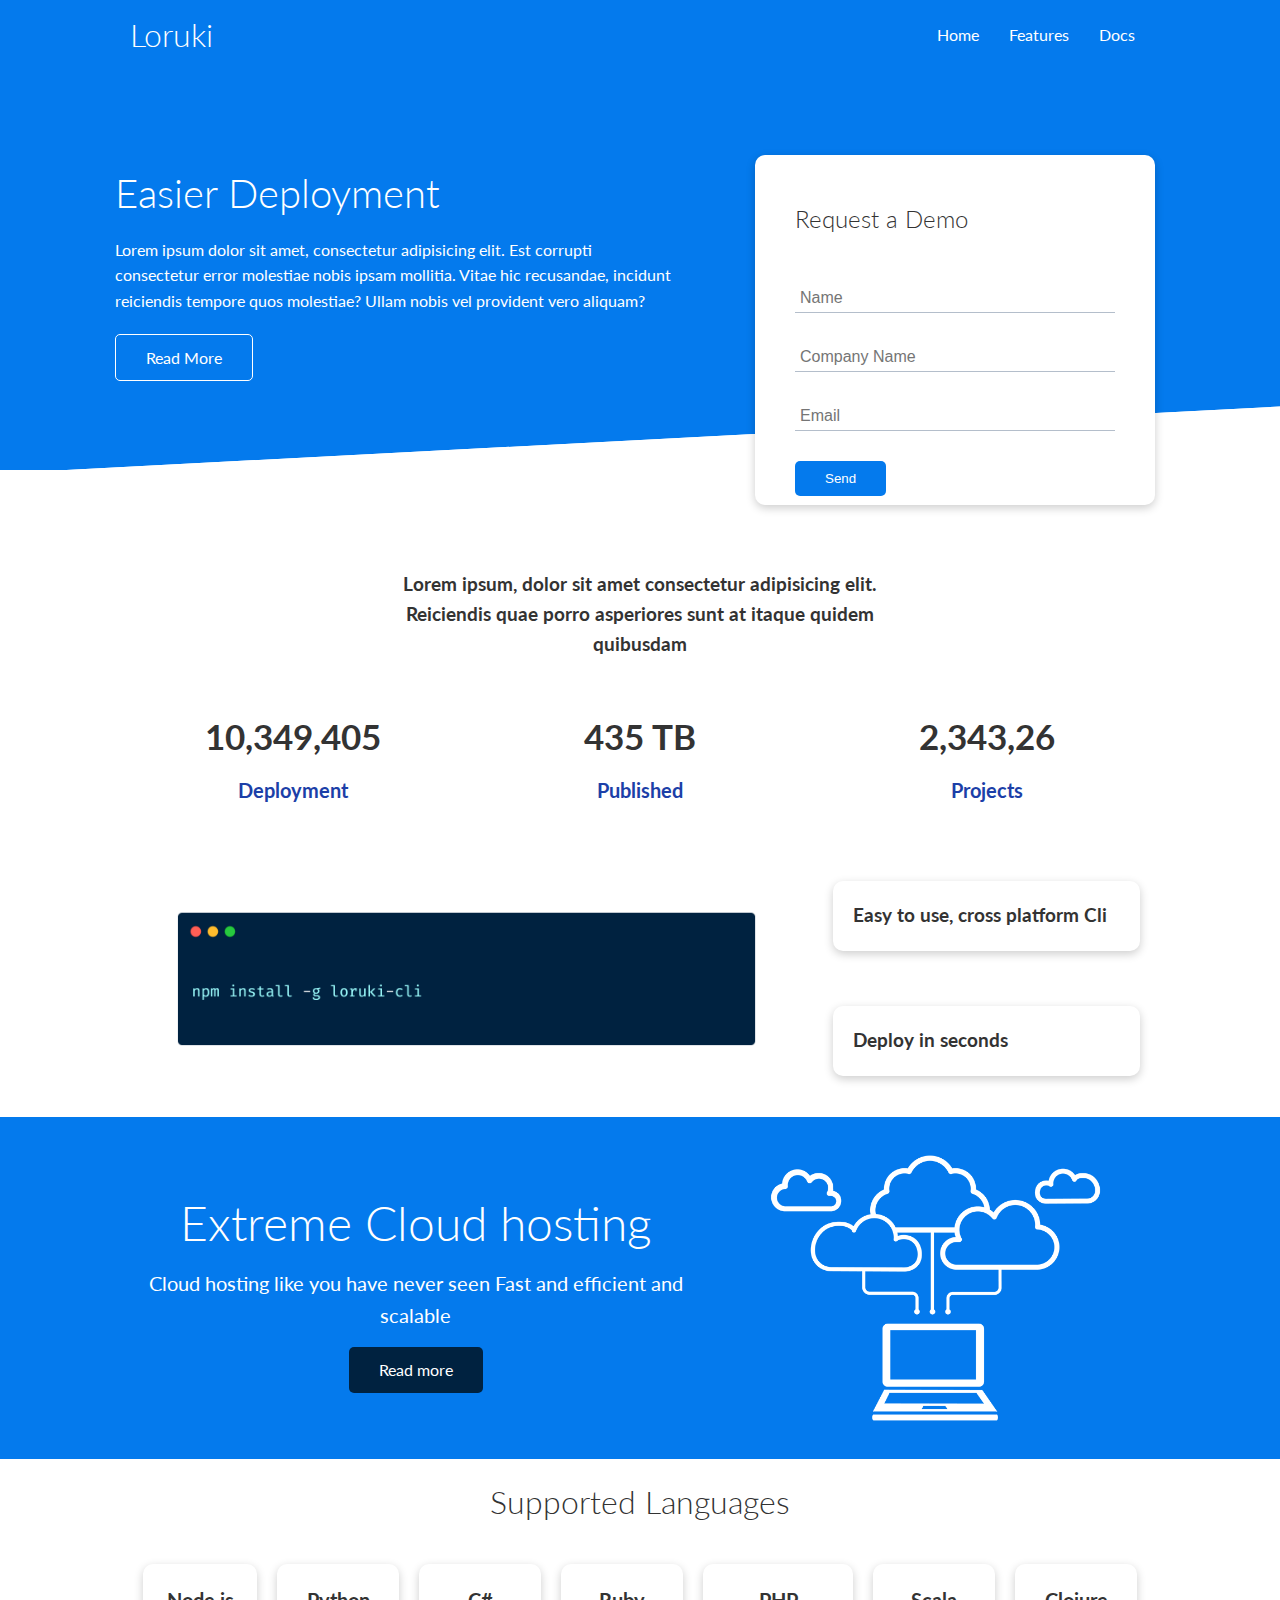
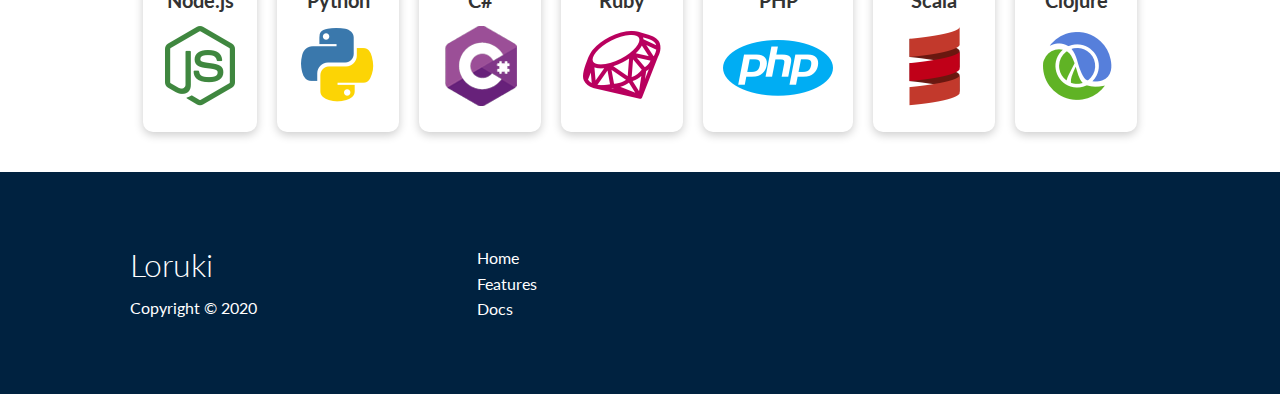
<file: index.html>
<!DOCTYPE html>
<html lang="en">
  <head>
    <meta charset="UTF-8" />
    <meta http-equiv="X-UA-Compatible" content="IE=edge" />
    <meta name="viewport" content="width=device-width, initial-scale=1.0" />
    <title>Loruki | Cloud hosting for everyone</title>
    <link
      rel="stylesheet"
      href="https://cdnjs.cloudflare.com/ajax/libs/font-awesome/6.1.2/css/all.min.css"
      integrity="sha512-1sCRPdkRXhBV2PBLUdRb4tMg1w2YPf37qatUFeS7zlBy7jJI8Lf4VHwWfZZfpXtYSLy85pkm9GaYVYMfw5BC1A=="
      crossorigin="anonymous"
      referrerpolicy="no-referrer"
    />
    <link rel="stylesheet" href="css/utilities.css" />
    <link rel="stylesheet" href="css/style.css" />
  </head>
  <body>
    <!-- Nav -->
    <div class="navbar">
      <div class="container flex">
        <h1 class="logo">Loruki</h1>
        <nav>
          <ul>
            <li><a href="index.html">Home</a></li>
            <li><a href="features.html">Features</a></li>
            <li><a href="docs.html">Docs</a></li>
          </ul>
        </nav>
      </div>
    </div>

    <!-- showcase -->
    <section class="showcase">
      <div class="container grid">
        <div class="showcase-text">
          <h1>Easier Deployment</h1>
          <p>
            Lorem ipsum dolor sit amet, consectetur adipisicing elit. Est
            corrupti consectetur error molestiae nobis ipsam mollitia. Vitae hic
            recusandae, incidunt reiciendis tempore quos molestiae? Ullam nobis
            vel provident vero aliquam?
          </p>
          <a href="features.html" class="btn btn-outline">Read More</a>
        </div>
        <div class="showcase-form card">
          <h2>Request a Demo</h2>
          <form
            name="contact"
            method="POST"
            netlify-honeypot="bot-field"
            data-netlify="true"
          >
            <input type="hidden" name="form-name" value="contact" />
            <p class="hidden">
              <label>
                Don’t fill this out if you’re human: <input name="bot-field" />
              </label>
            </p>
            <div class="form-control">
              <input type="text" name="name" placeholder="Name" required />
            </div>
            <div class="form-control">
              <input
                type="text"
                name="company"
                placeholder="Company Name"
                required
              />
            </div>
            <div class="form-control">
              <input type="email" name="email" placeholder="Email" required />
            </div>
            <input type="submit" value="Send" class="btn btn-primary" />
          </form>
        </div>
      </div>
    </section>

    <!-- Stats -->
    <section class="stats">
      <div class="container">
        <h3 class="stats-heading text-center my-1">
          Lorem ipsum, dolor sit amet consectetur adipisicing elit. Reiciendis
          quae porro asperiores sunt at itaque quidem quibusdam
        </h3>
        <div class="grid grid-3 text-center my-4">
          <div>
            <i class="fas fa-server fa-3x"></i>
            <h3>10,349,405</h3>
            <p class="text-secondary">Deployment</p>
          </div>
          <div>
            <i class="fas fa-upload fa-3x"></i>
            <h3>435 TB</h3>
            <p class="text-secondary">Published</p>
          </div>
          <div>
            <i class="fas fa-project-diagram fa-3x"></i>
            <h3>2,343,26</h3>
            <p class="text-secondary">Projects</p>
          </div>
        </div>
      </div>
    </section>

    <!-- Cli -->
    <div class="cli">
      <div class="container grid">
        <img src="images/cli.png" alt="" />
        <div class="card">
          <h3>Easy to use, cross platform Cli</h3>
        </div>
        <div class="card">
          <h3>Deploy in seconds</h3>
        </div>
      </div>
    </div>
    <!-- Cloud -->
    <section class="cloud bg-primary my-2 py-2">
      <div class="container grid">
        <div class="text-center">
          <h2 class="lg">Extreme Cloud hosting</h2>
          <p class="lead my-1">
            Cloud hosting like you have never seen Fast and efficient and
            scalable
          </p>
          <a href="features.html" class="btn btn-dark">Read more</a>
        </div>
        <img src="images/cloud.png" alt="" />
      </div>
    </section>

    <!-- Languagegs -->
    <section class="languages">
      <h2 class="md text-center my-2">Supported Languages</h2>

      <div class="container flex">
        <div class="card">
          <h4>Node.js</h4>
          <img src="images/logos/node.png" alt="" />
        </div>
        <div class="card">
          <h4>Python</h4>
          <img src="images/logos/python.png" alt="" />
        </div>
        <div class="card">
          <h4>C#</h4>
          <img src="images/logos/csharp.png" alt="" />
        </div>
        <div class="card">
          <h4>Ruby</h4>
          <img src="images/logos/ruby.png" alt="" />
        </div>
        <div class="card">
          <h4>PHP</h4>
          <img src="images/logos/php.png" alt="" />
        </div>
        <div class="card">
          <h4>Scala</h4>
          <img src="images/logos/scala.png" alt="" />
        </div>
        <div class="card">
          <h4>Clojure</h4>
          <img src="images/logos/clojure.png" alt="" />
        </div>
      </div>
    </section>

    <!-- Footer -->
    <footer class="footer bg-dark py-5">
      <div class="container grid grid-3">
        <div>
          <h1>Loruki</h1>
          <p>Copyright &copy; 2020</p>
        </div>
        <nav>
          <ul>
            <li><a href="index.html">Home</a></li>
            <li><a href="features.html">Features</a></li>
            <li><a href="docs.html">Docs</a></li>
          </ul>
        </nav>
        <div class="social">
          <a href="#"><i class="fab fa-github fa-2x"></i></a>
          <a href="#"><i class="fab fa-facebook fa-2x"></i></a>
          <a href="#"><i class="fab fa-instagram fa-2x"></i></a>
          <a href="#"><i class="fab fa-twitter fa-2x"></i></a>
        </div>
      </div>
    </footer>
  </body>
</html>
</file>
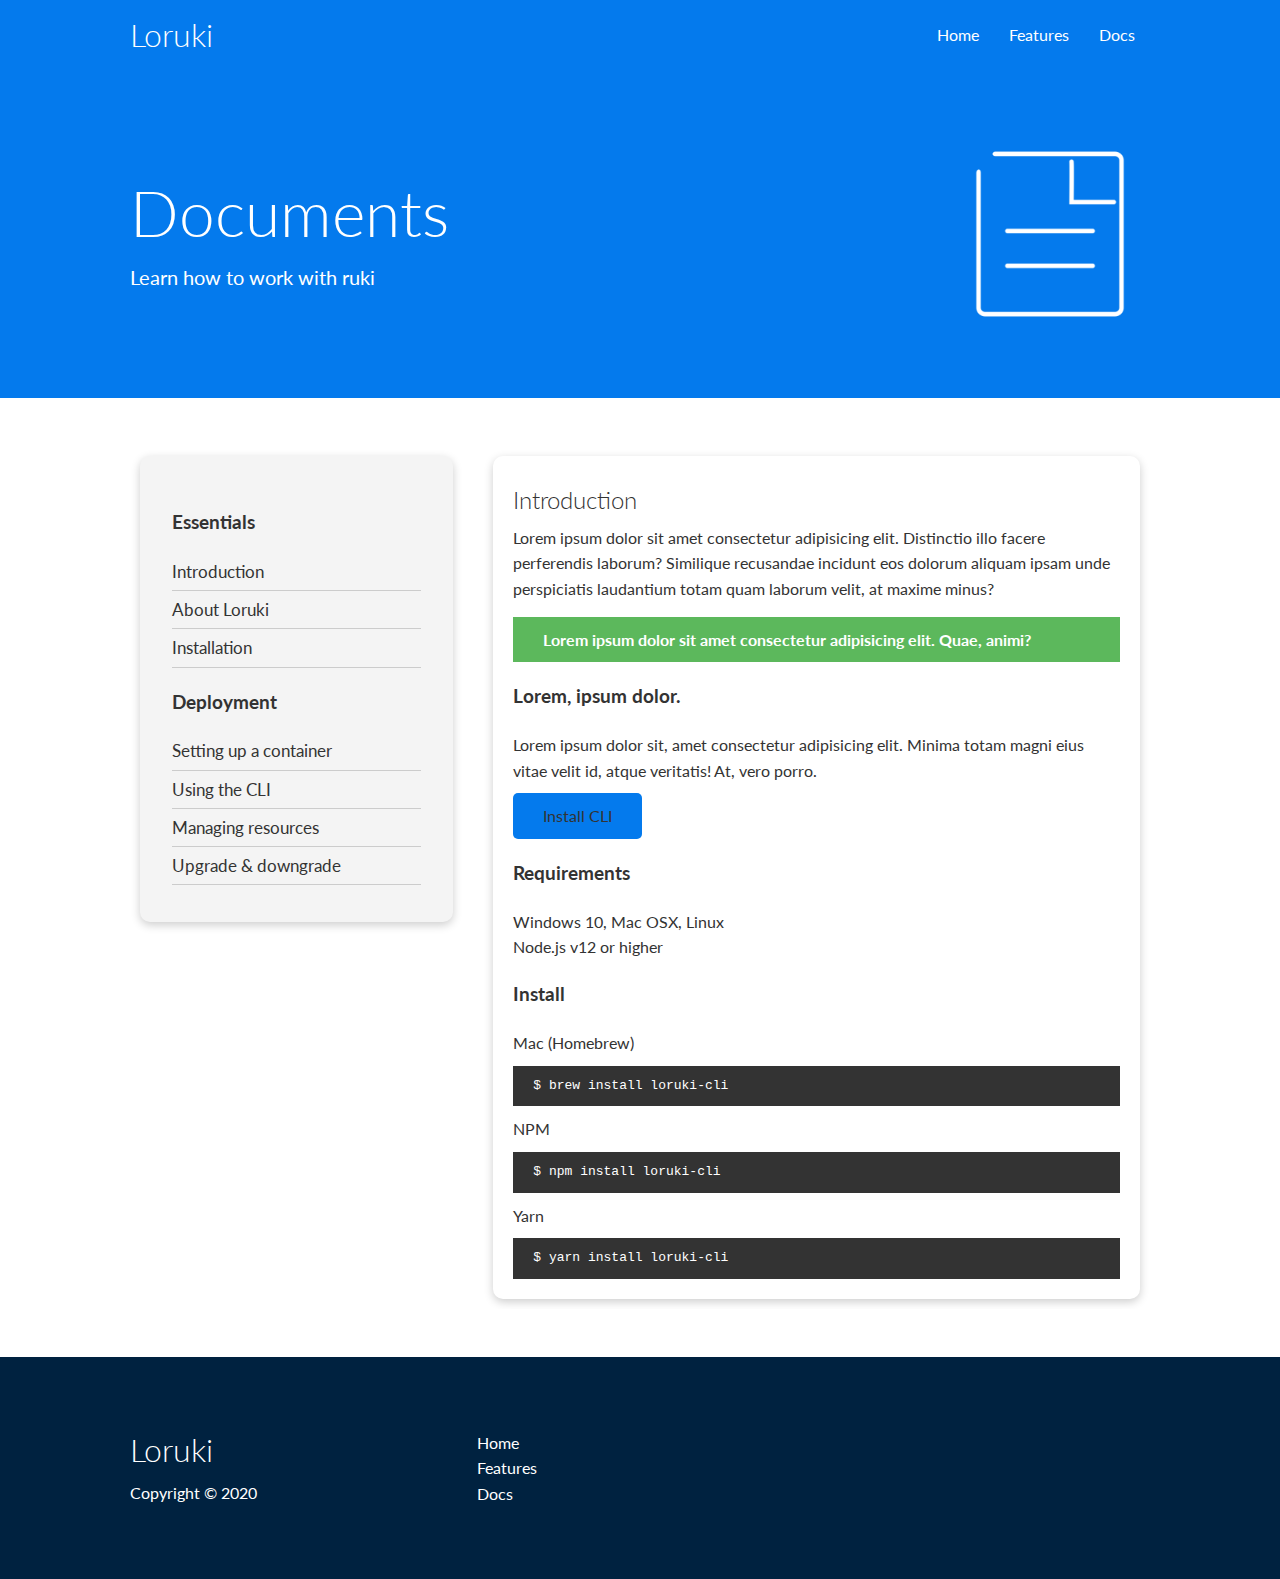
<file: docs.html>
<!DOCTYPE html>
<html lang="en">
  <head>
    <meta charset="UTF-8" />
    <meta http-equiv="X-UA-Compatible" content="IE=edge" />
    <meta name="viewport" content="width=device-width, initial-scale=1.0" />
    <title>Loruki | Cloud hosting for everyone</title>
    <link
      rel="stylesheet"
      href="https://cdnjs.cloudflare.com/ajax/libs/font-awesome/6.1.2/css/all.min.css"
      integrity="sha512-1sCRPdkRXhBV2PBLUdRb4tMg1w2YPf37qatUFeS7zlBy7jJI8Lf4VHwWfZZfpXtYSLy85pkm9GaYVYMfw5BC1A=="
      crossorigin="anonymous"
      referrerpolicy="no-referrer"
    />
    <link rel="stylesheet" href="css/utilities.css" />
    <link rel="stylesheet" href="css/style.css" />
  </head>
  <body>
    <!-- Nav -->
    <div class="navbar">
      <div class="container flex">
        <h1 class="logo">Loruki</h1>
        <nav>
          <ul>
            <li><a href="index.html">Home</a></li>
            <li><a href="features.html">Features</a></li>
            <li><a href="docs.html">Docs</a></li>
          </ul>
        </nav>
      </div>
    </div>

    <!-- Head -->
    <section class="docs-head bg-primary py-5">
      <div class="container grid">
        <div>
          <h1 class="xl">Documents</h1>
          <p class="lead">Learn how to work with ruki</p>
        </div>
        <img src="images/docs.png" alt="" />
      </div>
    </section>

       <!-- Docs main -->
       <section class="docs-main my-4">
        <div class="container grid">
            <div class="card bg-light p-3">
                <h3 class="my-2">Essentials</h3>
                <nav>
                    <ul>
                        <li><a class="text-primary" href="#">Introduction</a></li>
                        <li><a href="#">About Loruki</a></li>
                        <li><a href="#">Installation</a></li>
                    </ul>
                </nav>

                <h3 class="my-2">Deployment</h3>
                <nav>
                    <ul>
                        <li><a href="#">Setting up a container</a></li>
							<li><a href="#">Using the CLI</a></li>
							<li><a href="#">Managing resources</a></li>
							<li><a href="#">Upgrade & downgrade</a></li>
                    </ul>
                </nav>
            </div>
            <div class="card">
                <h2>Introduction</h2>
                <p>Lorem ipsum dolor sit amet consectetur adipisicing elit. Distinctio illo facere perferendis laborum? Similique recusandae incidunt eos dolorum aliquam ipsam unde perspiciatis laudantium totam quam laborum velit, at maxime minus?</p>

                <div class="alert alert-success">
                    <i class="fas fa-info"></i> Lorem ipsum dolor sit amet consectetur adipisicing elit. Quae, animi?
                </div>

                <h3>Lorem, ipsum dolor.</h3>
                <p>Lorem ipsum dolor sit, amet consectetur adipisicing elit. Minima totam magni eius vitae velit id, atque veritatis! At, vero porro.</p>
                <a href="#" class="btn btn-primary">Install CLI</a>

                <h3>Requirements</h3>
                <ul>
                    <li>Windows 10, Mac OSX, Linux</li>
                    <li>Node.js v12 or higher</li>
                </ul>

                <h3>Install</h3>
                <p>Mac (Homebrew)</p>
                <pre><code>$ brew install loruki-cli</code></pre>
                <p>NPM</p>
                <pre><code>$ npm install loruki-cli</code></pre>
                <p>Yarn</p>
                <pre><code>$ yarn install loruki-cli</code></pre>

            </div>
        </div>
    </section>

    <!-- Footer -->
    <footer class="footer bg-dark py-5">
      <div class="container grid grid-3">
        <div>
          <h1>Loruki</h1>
          <p>Copyright &copy; 2020</p>
        </div>
        <nav>
          <ul>
            <li><a href="index.html">Home</a></li>
            <li><a href="features.html">Features</a></li>
            <li><a href="docs.html">Docs</a></li>
          </ul>
        </nav>
        <div class="social">
          <a href="#"><i class="fab fa-github fa-2x"></i></a>
          <a href="#"><i class="fab fa-facebook fa-2x"></i></a>
          <a href="#"><i class="fab fa-instagram fa-2x"></i></a>
          <a href="#"><i class="fab fa-twitter fa-2x"></i></a>
        </div>
      </div>
    </footer>
  </body>
</html>
</file>
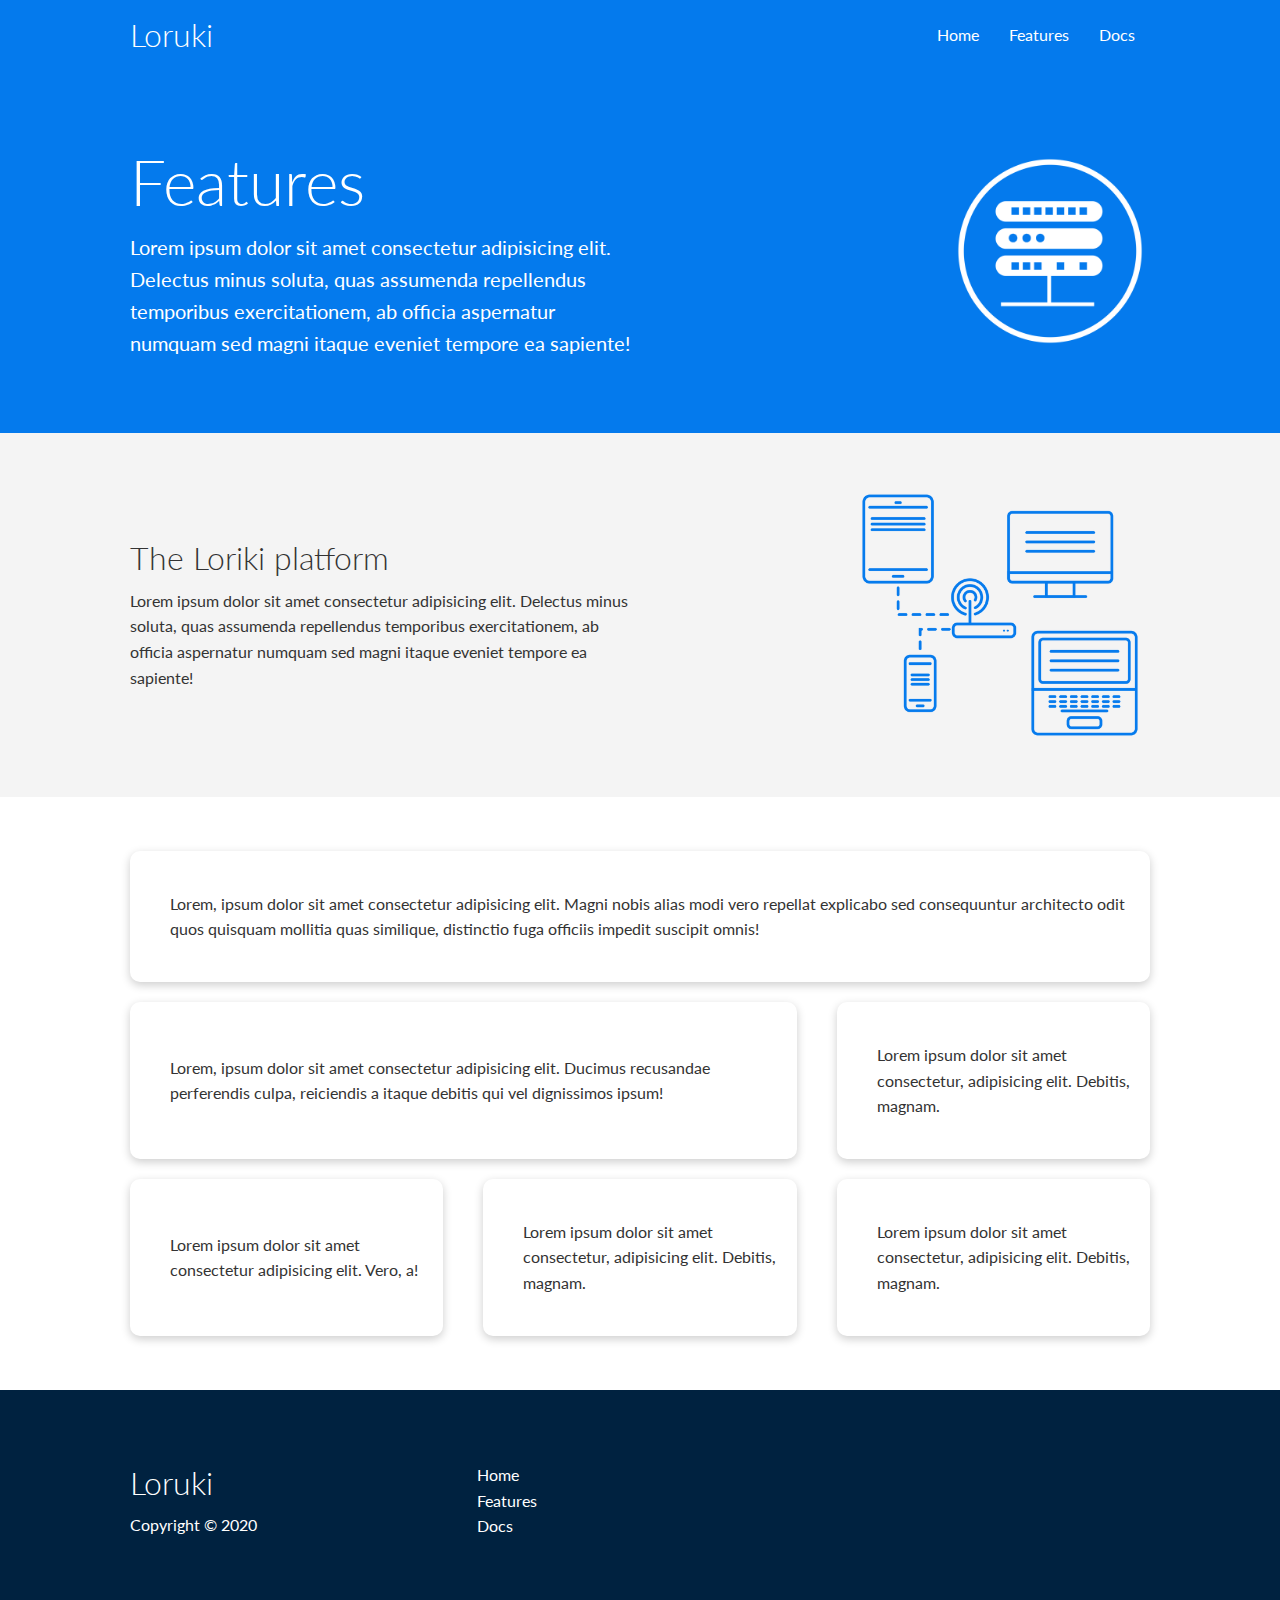
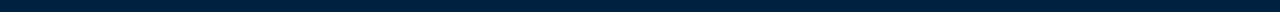
<file: features.html>
<!DOCTYPE html>
<html lang="en">
  <head>
    <meta charset="UTF-8" />
    <meta http-equiv="X-UA-Compatible" content="IE=edge" />
    <meta name="viewport" content="width=device-width, initial-scale=1.0" />
    <title>Loruki | Cloud hosting for everyone</title>
    <link
      rel="stylesheet"
      href="https://cdnjs.cloudflare.com/ajax/libs/font-awesome/6.1.2/css/all.min.css"
      integrity="sha512-1sCRPdkRXhBV2PBLUdRb4tMg1w2YPf37qatUFeS7zlBy7jJI8Lf4VHwWfZZfpXtYSLy85pkm9GaYVYMfw5BC1A=="
      crossorigin="anonymous"
      referrerpolicy="no-referrer"
    />
    <link rel="stylesheet" href="css/utilities.css" />
    <link rel="stylesheet" href="css/style.css" />
  </head>
  <body>
    <!-- Nav -->
    <div class="navbar">
      <div class="container flex">
        <h1 class="logo">Loruki</h1>
        <nav>
          <ul>
            <li><a href="index.html">Home</a></li>
            <li><a href="features.html">Features</a></li>
            <li><a href="docs.html">Docs</a></li>
          </ul>
        </nav>
      </div>
    </div>

    <!-- Head -->
    <section class="features-head bg-primary py-5">
      <div class="container grid">
        <div>
          <h1 class="xl">Features</h1>
          <p class="lead">
            Lorem ipsum dolor sit amet consectetur adipisicing elit. Delectus
            minus soluta, quas assumenda repellendus temporibus exercitationem,
            ab officia aspernatur numquam sed magni itaque eveniet tempore ea
            sapiente!
          </p>
        </div>
        <img src="images/server.png" alt="" />
      </div>
    </section>

    <!-- Sub head -->
    <section class="features-sub-head bg-light py-3">
      <div class="container grid">
        <div>
          <h1 class="md">The Loriki platform</h1>
          <p>
            Lorem ipsum dolor sit amet consectetur adipisicing elit. Delectus
            minus soluta, quas assumenda repellendus temporibus exercitationem,
            ab officia aspernatur numquam sed magni itaque eveniet tempore ea
            sapiente!
          </p>
        </div>
        <img src="images/server2.png" alt="" />
      </div>
    </section>

    <!-- Main -->
    <section class="features-main my-2">
      <div class="container grid grid-3">
        <div class="card flex">
          <i class="fas fa-server fa-3x"> </i>
          <p>
            Lorem, ipsum dolor sit amet consectetur adipisicing elit. Magni
            nobis alias modi vero repellat explicabo sed consequuntur architecto
            odit quos quisquam mollitia quas similique, distinctio fuga officiis
            impedit suscipit omnis!
          </p>
        </div>
        <div class="card flex">
          <i class="fas fa-network-wired fa-3x"></i>
          <p>
            Lorem, ipsum dolor sit amet consectetur adipisicing elit. Ducimus
            recusandae perferendis culpa, reiciendis a itaque debitis qui vel
            dignissimos ipsum!
          </p>
        </div>
        <div class="card flex">
          <i class="fas fa-laptop-code fa-3x"></i>
          <p>
            Lorem ipsum dolor sit amet consectetur, adipisicing elit. Debitis,
            magnam.
          </p>
        </div>
        <div class="card flex">
          <i class="fas fa-database fa-3x"></i>
          <p>
            Lorem ipsum dolor sit amet consectetur adipisicing elit. Vero, a!
          </p>
        </div>
        <div class="card flex">
          <i class="fas fa-power-off fa-3x"></i>
          <p>
            Lorem ipsum dolor sit amet consectetur, adipisicing elit. Debitis,
            magnam.
          </p>
        </div>
        <div class="card flex">
          <i class="fas fa-upload fa-3x"></i>
          <p>
            Lorem ipsum dolor sit amet consectetur, adipisicing elit. Debitis,
            magnam.
          </p>
        </div>
      </div>
    </section>

    <!-- Footer -->
    <footer class="footer bg-dark py-5">
      <div class="container grid grid-3">
        <div>
          <h1>Loruki</h1>
          <p>Copyright &copy; 2020</p>
        </div>
        <nav>
          <ul>
            <li><a href="index.html">Home</a></li>
            <li><a href="features.html">Features</a></li>
            <li><a href="docs.html">Docs</a></li>
          </ul>
        </nav>
        <div class="social">
          <a href="#"><i class="fab fa-github fa-2x"></i></a>
          <a href="#"><i class="fab fa-facebook fa-2x"></i></a>
          <a href="#"><i class="fab fa-instagram fa-2x"></i></a>
          <a href="#"><i class="fab fa-twitter fa-2x"></i></a>
        </div>
      </div>
    </footer>
  </body>
</html>
</file>
<file: css/utilities.css>
.container {
  max-width: 1100px;
  margin: 0 auto;
  overflow: hidden;
  padding: 0 40px;
}
.card {
  background-color: #fff;
  color: #333;
  border-radius: 10px;
  box-shadow: 0 3px 10px rgba(0, 0, 0, 0.2);
  padding: 20px;
  margin: 10px;
}
/* Alert */
.alert {
  background-color: var(--light-color);
  padding: 10px 20px;
  font-weight: bold;
  margin: 15px 0;
}
.alert i {
  margin-right: 10px;
}
.alert-success {
  background-color: var(--success-color);
  color: #fff;
}
.alert-error{
  background-color: var(--error-color);
  color: #fff;
}

.flex {
  display: flex;
  justify-content: center;
  align-items: center;
  height: 100%;
}
.grid {
  display: grid;
  /* grid-template-columns: 1fr 1fr; */
  grid-template-columns: repeat(2, 1fr);
  gap: 20px;
  justify-content: center;
  align-items: center;
  height: 100%;
}
.grid-3 {
  grid-template-columns: repeat(3, 1fr);
}
.btn {
  display: inline-block;
  padding: 10px 30px;
  cursor: pointer;
  background-color: var(--primary-color);
  color: #fff;
  border: none;
  border-radius: 5px;
}
.btn-outline {
  background-color: transparent;
  border: 1px solid #fff;
}
.btn:hover {
  transform: scale(0.98);
}
/* Backgound & colored buttons */
.bg-primary,
.btn-primary {
  background-color: var(--primary-color);
  color: #fff;
}
.bg-secondary,
.btn-secondary {
  background-color: var(--secondary-color);
  color: #fff;
}
.bg-dark,
.btn-dark {
  background-color: var(--dark-color);
  color: #fff;
}
.bg-light,
.btn-light {
  background-color: var(--light-color);
  color: #333;
}
.bg-primary a,
.btn-primary a,
.bg-secondary a,
.btn-secondary a,
.bg-dark a,
.btn-dark a,
.bg-light a,
.btn-light a {
  color: #fff;
}

/* Text colors */
.text-primary
 {
  color: var(--primary-color);

}
.text-secondary {
  color: var(--secondary-color);
 
}
.text-dark{
  color: var(--dark-color);
  
}
.text-light {
  color: var(--light-color);

}

/* Text sizes */
.lead {
  font-size: 20px;
}
.sm {
  font-size: 1rem;
}
.md {
  font-size: 2rem;
}
.lg {
  font-size: 3rem;
}
.xl {
  font-size: 4rem;
}
.text-center {
  text-align: center;
}

/* Margin */
.my-1 {
  margin: 1rem 0;
}
.my-2 {
  margin: 1.5rem 0;
}
.my-3 {
  margin: 2rem 0;
}
.my-4 {
  margin: 3rem 0;
}
.my-5 {
  margin: 4rem 0;
}

.m-1 {
  margin: 1rem;
}
.m-2 {
  margin: 1.5rem;
}
.m-3 {
  margin: 2rem;
}
.m-4 {
  margin: 3rem;
}
.m-5 {
  margin: 4rem;
}

/* Padding */
.py-1 {
  padding: 1rem 0;
}
.py-2 {
  padding: 1.5rem 0;
}
.py-3 {
  padding: 2rem 0;
}
.py-4 {
  padding: 3rem 0;
}
.py-5 {
  padding: 4rem 0;
}

.p-1 {
  padding: 1rem;
}
.p-2 {
  padding: 1.5rem;
}
.p-3 {
  padding: 2rem;
}
.p-4 {
  padding: 3rem;
}
.p-5 {
  padding: 4rem;
}
</file>
<file: css/style.css>
@import url("https://fonts.googleapis.com/css2?family=Lato:wght@300&family=Nunito+Sans:wght@300;600;800&display=swap");
:root {
  --primary-color: #047aed;
  --secondary-color: #1c3fa8;
  --dark-color: #002240;
  --light-color: #f4f4f4;
  --success-color: #5cb85c;
  --error-color: #d9534f;
}
* {
  box-sizing: border-box;
  padding: 0;
  margin: 0;
}
body {
  font-family: "Lato", sans-serif;
  color: #333;
  line-height: 1.6;
}
ul {
  list-style: none;
}
a {
  text-decoration: none;
  color: #333;
}
h1,
h2 {
  font-weight: 300;
  line-height: 1.2;
  margin: 10px 0;
}
p {
  margin: 10px 0;
}
img {
  width: 100%;
}
code,
pre {
  background-color: #333;
  color: #fff;
  padding: 10px;
}
.hidden{
  visibility: hidden;
  height: 0;
}
/* Navbar */
.navbar {
  background-color: var(--primary-color);
  color: #fff;
  height: 70px;
}
.navbar ul {
  display: flex;
}
.navbar a {
  color: #fff;
  padding: 10px;
  margin: 0 5px;
}
.navbar a:hover {
  border-bottom: 2px #fff solid;
}
.navbar .flex {
  justify-content: space-between;
}
/* Showcase */
.showcase {
  height: 400px;
  background-color: var(--primary-color);
  color: #fff;
  position: relative;
}
.showcase h1 {
  font-size: 40px;
}
.showcase p {
  margin: 20px 0;
}
.showcase .grid {
  overflow: visible;
  grid-template-columns: 55% 45%;
  gap: 30px;
}
.showcase-text{
  animation: slideInFromLeft 1s ease-in;
}
.showcase-form {
  position: relative;
  top: 60px;
  height: 350px;
  width: 400px;
  padding: 40px;
  z-index: 100;
  justify-self: flex-end;
  animation: slideInFromRight 1s ease-in;
}
.showcase-form .form-control {
  margin: 30px 0;
}
.showcase-form input[type="text"],
.showcase-form input[type="email"] {
  border: 0;
  border-bottom: 1px solid #b4becb;
  width: 100%;
  padding: 5px;
  font-size: 16px;
}
.showcase-form input:focus {
  outline: none;
}
.showcase::before,
.showcase::after {
  content: "";
  position: absolute;
  height: 100px;
  bottom: -70px;
  left: 0;
  right: 0;
  background-color: #fff;
  transform: skewY(-3deg);
  -webkit-transform: skewY(-3deg);
  -moz-transform: skewY(-3deg);
  -ms-transform: skewY(-3deg);
}
/* Stats */
.stats {
  padding-top: 100px;
  animation: slideInFromBottom 1s ease-in;
}
.stats-heading {
  max-width: 500px;
  margin: auto;
}
.stats .grid h3 {
  font-size: 35px;
}
.stats .grid p {
  font-size: 20px;
  font-weight: bold;
}

/* Cli */
.cli .grid {
  grid-template-columns: repeat(3, 1fr);
  grid-template-rows: repeat(2, 1fr);
}
.cli .grid > *:first-child {
  grid-column: 1 / span 2;
  grid-row: 1 / span 2;
}
/* Cloud */
.cloud .grid {
  grid-template-columns: 4fr 3fr;
}
/* Languages */
.languages .flex {
  flex-wrap: wrap;
}
.languages .card {
  text-align: center;
  margin: 18px 10px 40px;
  transition: transform 0.2s ease-in;
}
.languages .card h4 {
  font-size: 20px;
  margin-bottom: 10px;
}
.languages .card:hover {
  transform: translateY(-15px);
}

/* Features */
.features-head img,
.docs-head img {
  width: 200px;
  justify-self: flex-end;
}
.features-sub-head img {
  width: 300px;
  justify-self: flex-end;
}

.features-main .card > i {
  margin: 0 10px;
}
.features-main .grid {
  padding: 30px;
}
.features-main .grid > *:first-child {
  grid-column: 1 / span 3;
}
.features-main .grid > *:nth-child(2) {
  grid-column: 1 / span 2;
}
/* Document */
.docs-main h3 {
  margin: 20px 0;
}
.docs-main .grid {
  grid-template-columns: 1fr 2fr;
  align-items: flex-start;
}
.docs-main nav li {
  font-size: 17px;
  padding-bottom: 5px;
  margin-bottom: 5px;
  border-bottom: 1px #ccc solid;
}
.docs-main a{
  color: #333;
}
.docs-main a:hover {
  font-weight: bold;
}

/* Footer */
.footer .social a {
  margin: 0 10px;
}

/* Animations */
@keyframes slideInFromLeft{
  0%{
    transform:translateX(-100%);
  }
  100%{
    transform: translateX(0);
  }
}
@keyframes slideInFromRight{
  0%{
    transform:translateX(100%);
  }
  100%{
    transform: translateX(0);
  }
}
@keyframes slideInFromTop{
  0%{
    transform:translateY(-100%);
  }
  100%{
    transform: translateX(0);
  }
}
@keyframes slideInFromBottom{
  0%{
    transform:translateY(100%);
  }
  100%{
    transform: translateX(0);
  }
}



/* Tablets and under */
@media (max-width: 768px) {
  .grid,
  .showcase .grid,
  .stats .grid,
  .cli .grid,
  .cloud .grid,
  .features-main .grid,
  .docs-main .grid {
    grid-template-columns: 1fr;
    grid-template-rows: 1fr;
  }
  .showcase {
    height: auto;
  }
  .showcase-text {
    text-align: center;
    margin-top: 40px;
    animation: slideInFromTop 1s ease-in;
  }
  .showcase-form {
    justify-self: center;
    margin: auto;
    animation: slideInFromBottom 1s ease-in;
  }
  .cli .grid > *:first-child {
    grid-column: 1;
    grid-row: 1;
  }

  .features-head,
  .features-sub-head,
  .docs-head {
    text-align: center;
  }
  .features-head img,
  .features-sub-head img,
  .docs-head img {
    justify-self: center;
  }
  .features-main .grid > *:first-child,
  .features-main .grid > *:nth-child(2) {
    grid-column: 1;
  }
  
}
/* Mobile */
@media (max-width: 500px) {
  .navbar {
    height: 110px;
  }
  .navbar .flex {
    flex-direction: column;
  }
  .navbar ul {
    padding: 10px;
    background-color: rgba(0, 0, 0, 0.1);
  }
}
</file>
